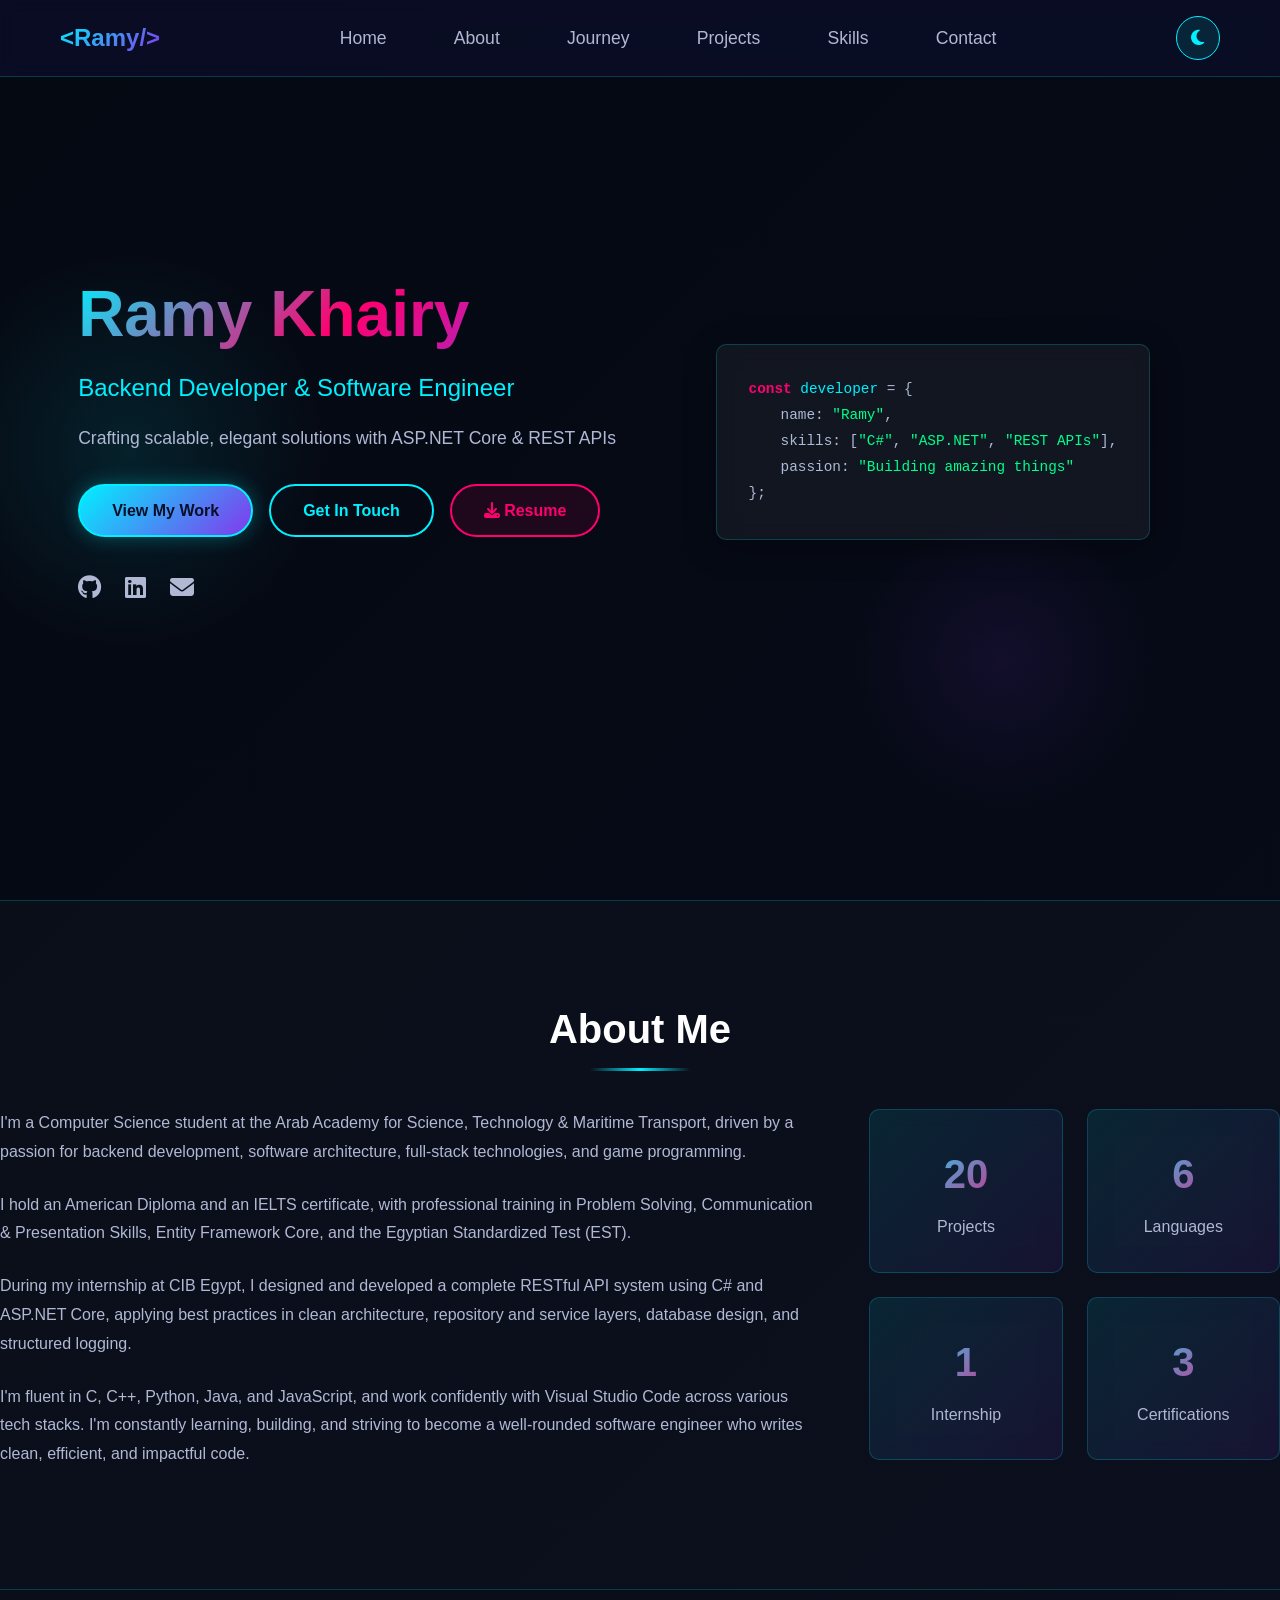
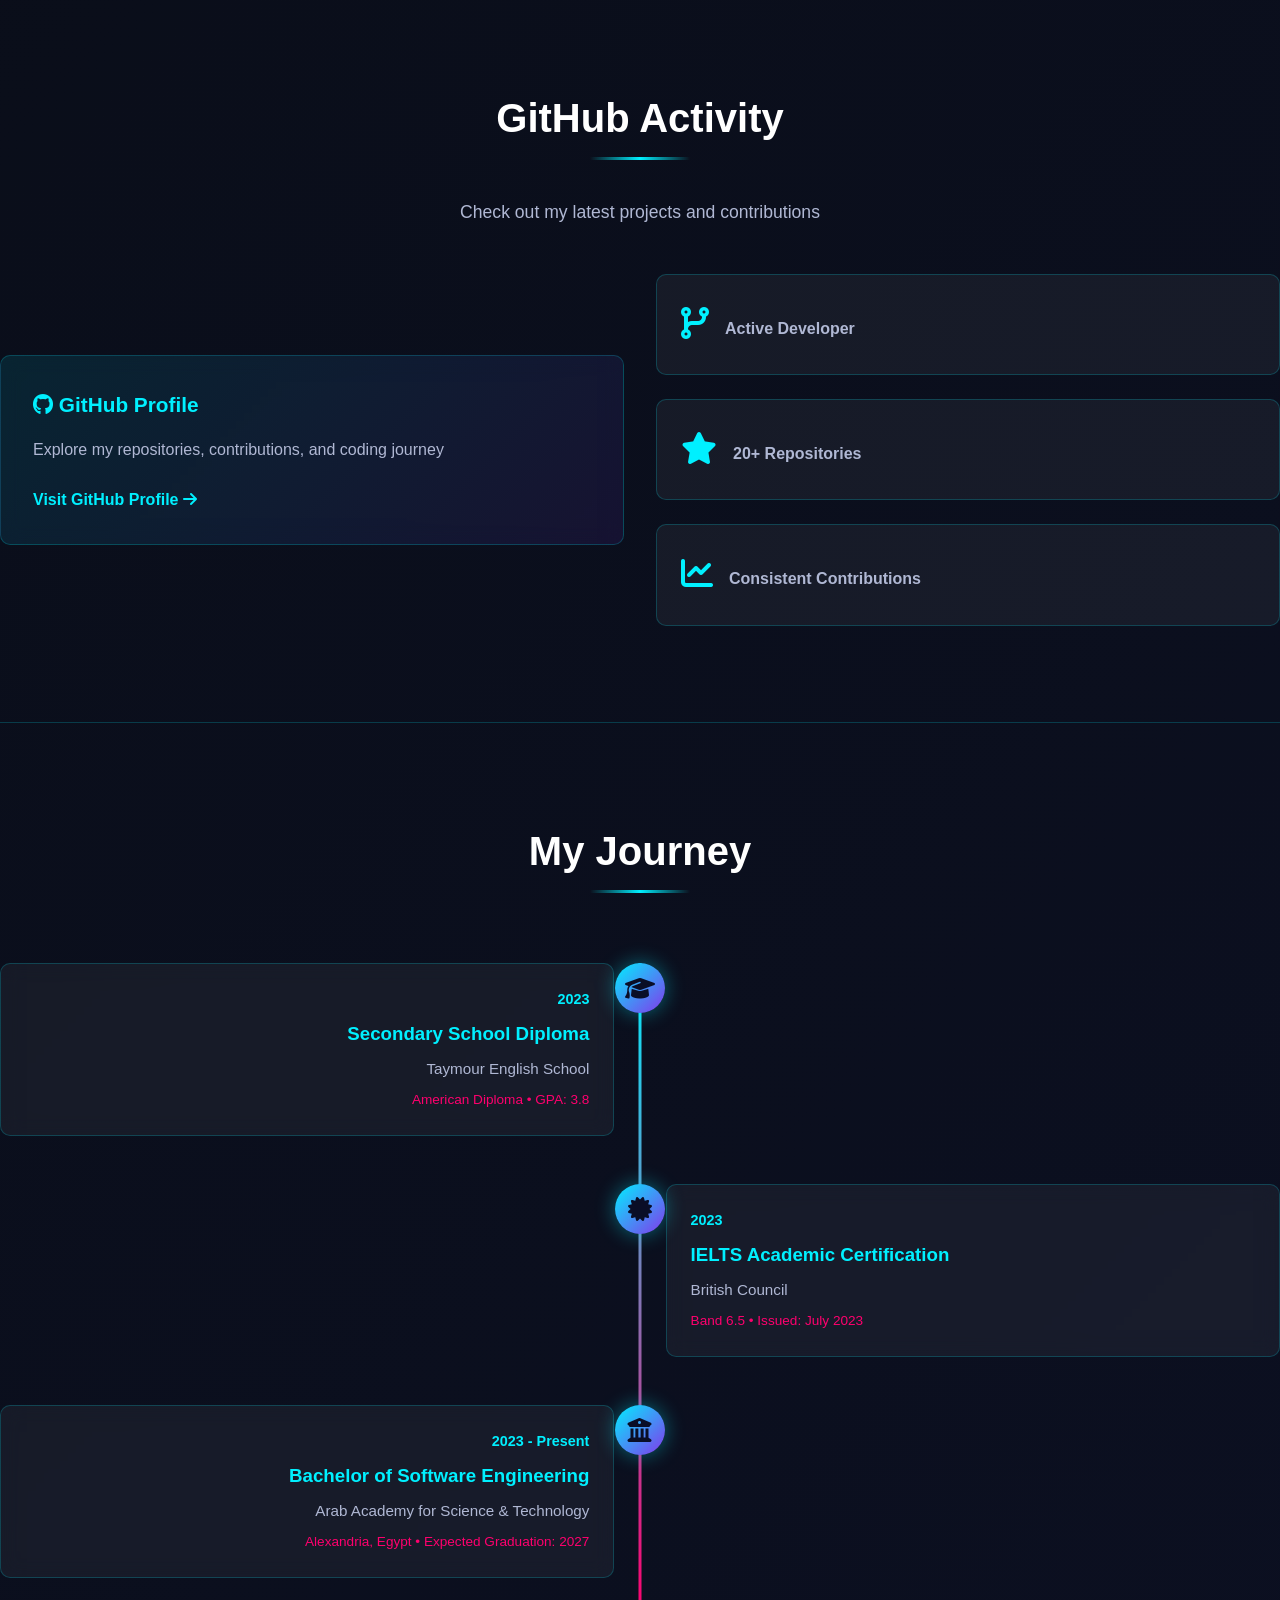
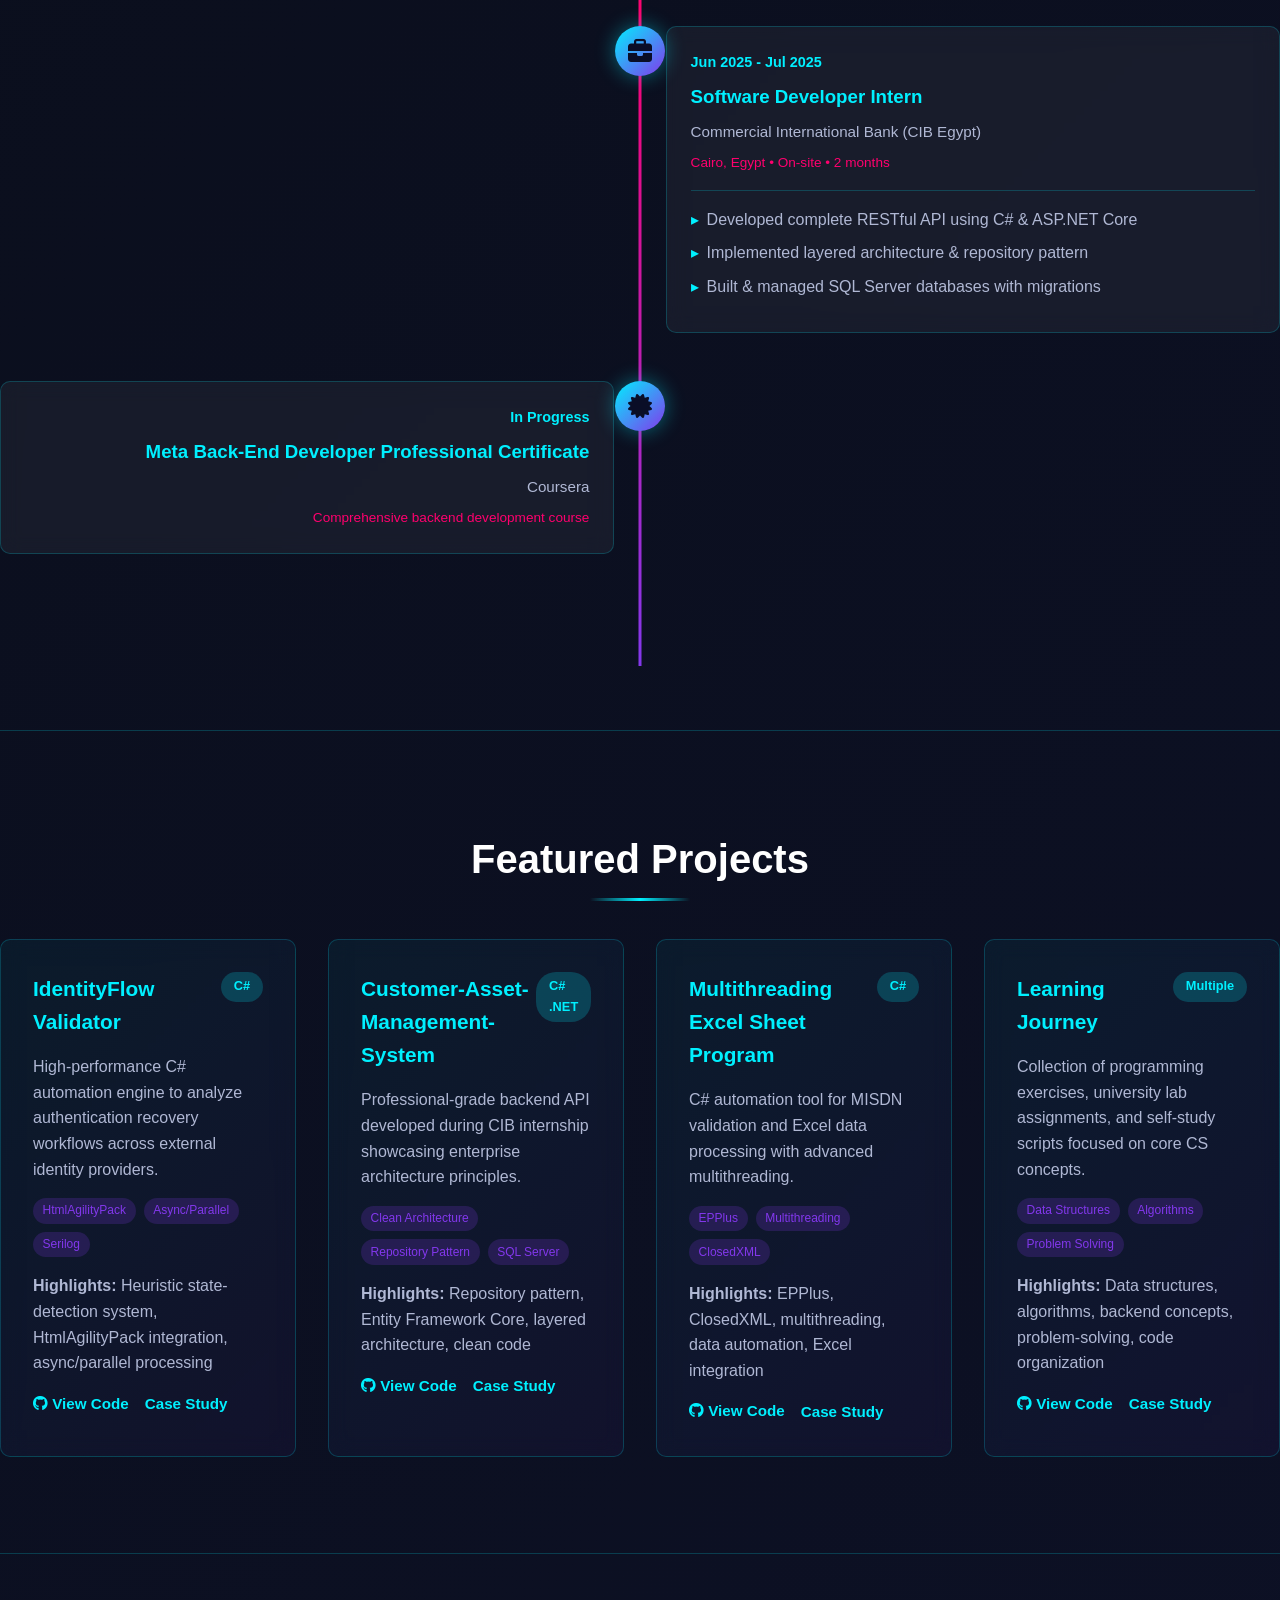
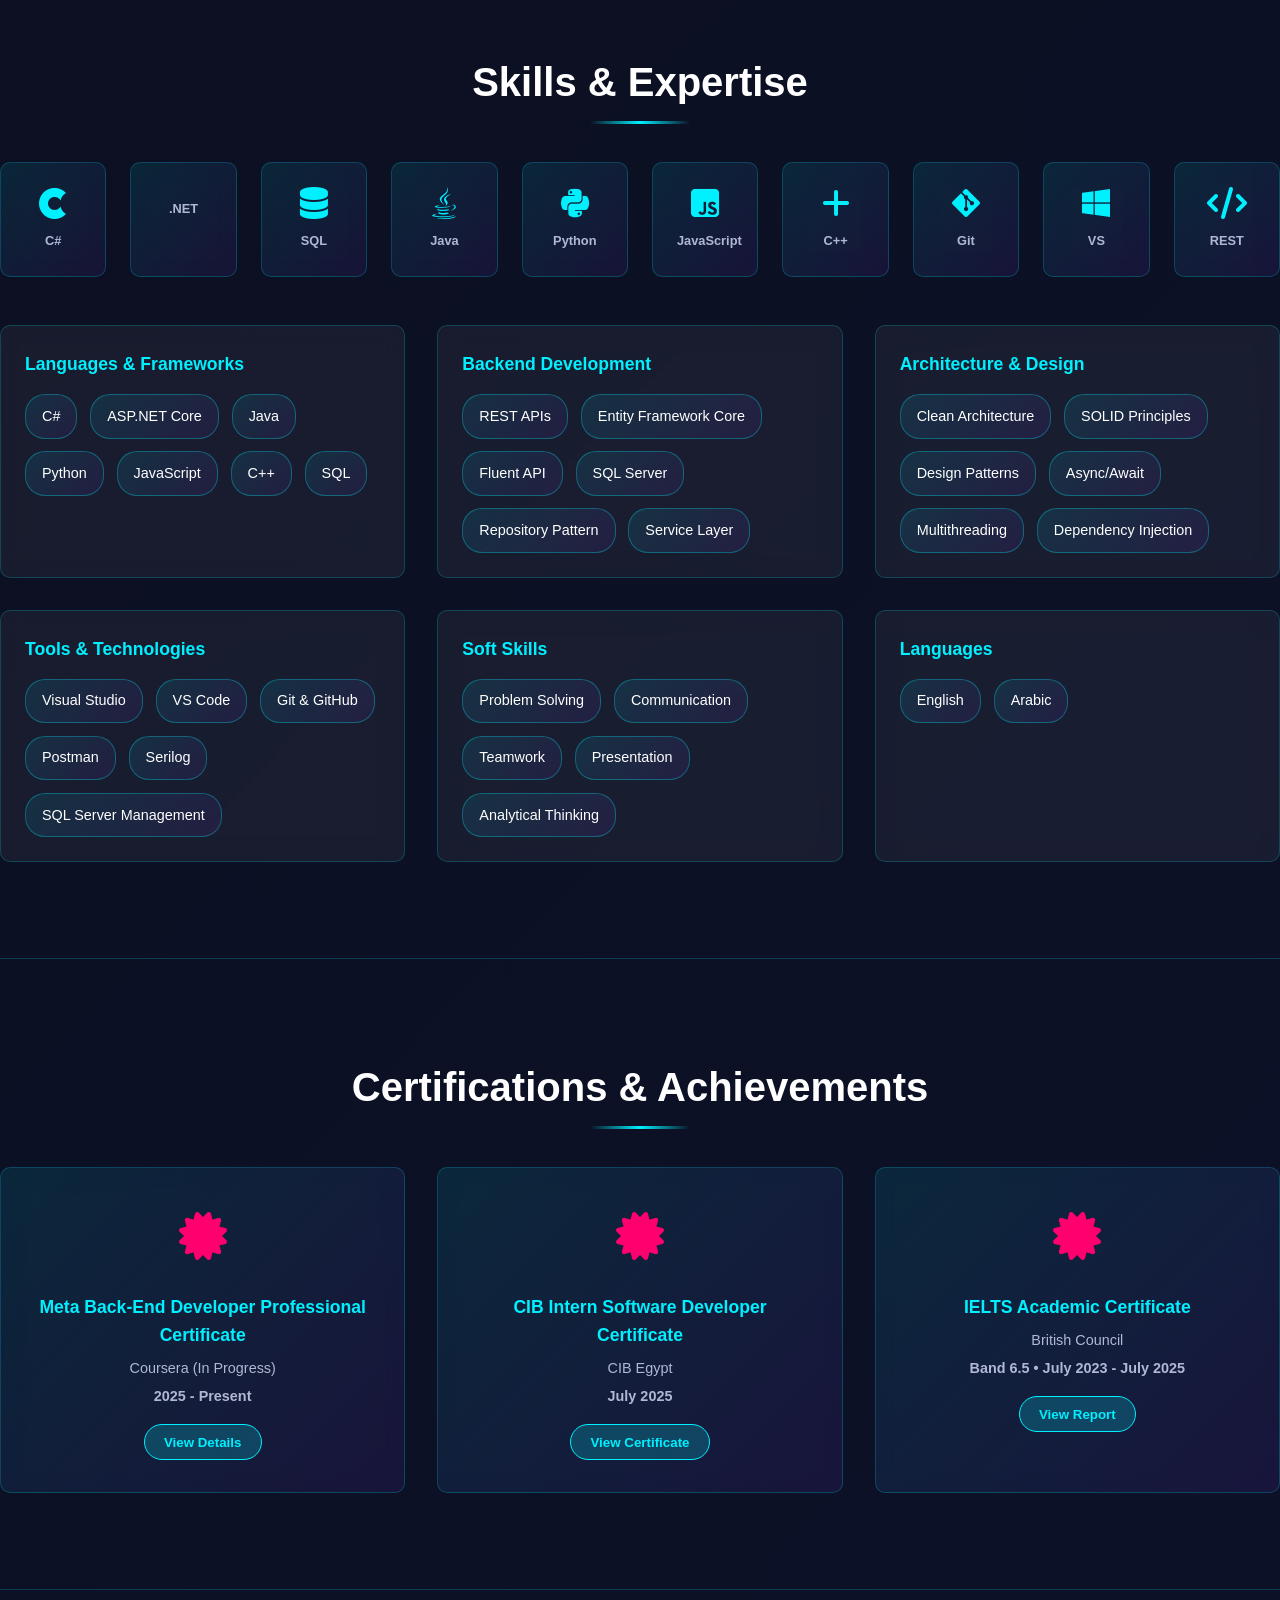
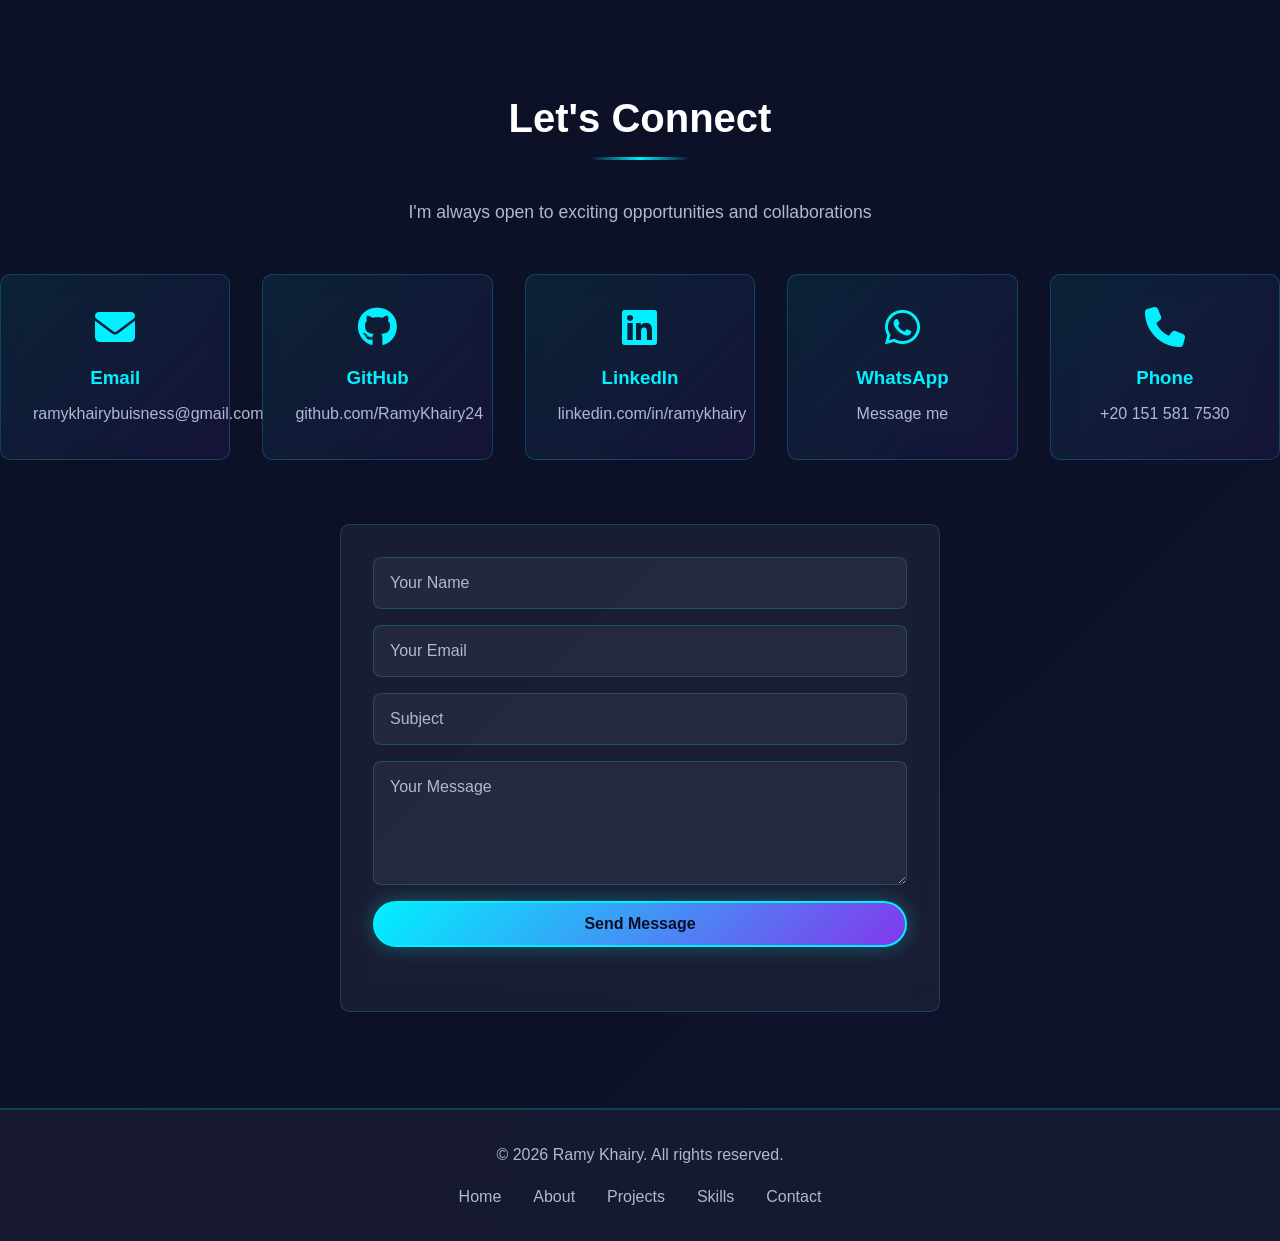
<file: index.html>
<!DOCTYPE html>
<html lang="en">
<head>
    <meta charset="UTF-8">
    <meta name="viewport" content="width=device-width, initial-scale=1.0">
    <meta name="description" content="Ramy Khairy - Backend Developer specializing in ASP.NET Core & REST APIs">
    <meta name="keywords" content="Backend Developer, ASP.NET, C#, REST API, Software Engineer">
    <meta name="author" content="Ramy Khairy">
    <meta property="og:title" content="Ramy Khairy | Backend Developer">
    <meta property="og:description" content="Experienced backend developer building scalable solutions with ASP.NET Core">
    <meta property="og:type" content="website">
    <title>Ramy Khairy | Backend Developer & Software Engineer</title>
    <link rel="icon" href="favicon.svg" type="image/svg+xml">
    <link rel="apple-touch-icon" href="favicon.svg">
    <link rel="stylesheet" href="Styles.css">
    <link rel="stylesheet" href="https://cdnjs.cloudflare.com/ajax/libs/font-awesome/6.4.0/css/all.min.css">
</head>
<body>
    <!-- Scroll Progress Bar -->
    <div class="scroll-progress"></div>

    <!-- Navigation -->
    <nav class="navbar">
        <div class="nav-container">
            <div class="nav-logo">
                <a href="#home"><span class="logo-bracket">&lt;</span>Ramy<span class="logo-bracket">/&gt;</span></a>
            </div>
            <ul class="nav-menu">
                <li><a href="#home" class="nav-link">Home</a></li>
                <li><a href="#about" class="nav-link">About</a></li>
                <li><a href="#journey" class="nav-link">Journey</a></li>
                <li><a href="#projects" class="nav-link">Projects</a></li>
                <li><a href="#skills" class="nav-link">Skills</a></li>
                <li><a href="#contact" class="nav-link">Contact</a></li>
            </ul>
            <button class="theme-toggle" id="themeToggle" title="Toggle Dark/Light Mode">
                <i class="fas fa-moon"></i>
            </button>
        </div>
    </nav>

    <!-- Hero Section -->
    <section id="home" class="hero">
        <div class="hero-content">
            <div class="hero-text">
                <h1 class="hero-title">Ramy Khairy</h1>
                <h2 class="hero-subtitle">Backend Developer & Software Engineer</h2>
                <p class="hero-description">Crafting scalable, elegant solutions with ASP.NET Core & REST APIs</p>
                <div class="hero-buttons">
                    <a href="#projects" class="btn btn-primary">View My Work</a>
                    <a href="#contact" class="btn btn-secondary">Get In Touch</a>
                    <a href="javascript:void(0)" class="btn btn-tertiary" id="resumeBtn">
                        <i class="fas fa-download"></i> Resume
                    </a>
                    
                </div>
                <div class="hero-links">
                    <a href="https://github.com/RamyKhairy24" target="_blank" title="GitHub">
                        <i class="fab fa-github"></i>
                    </a>
                    <a href="https://linkedin.com/in/ramykhairy" target="_blank" title="LinkedIn">
                        <i class="fab fa-linkedin"></i>
                    </a>
                    <a href="mailto:ramykhairybuisness@gmail.com" title="Email">
                        <i class="fas fa-envelope"></i>
                    </a>
                </div>
            </div>
            <div class="hero-visual">
                <div class="code-block">
                    <span class="code-line"><span class="keyword">const</span> <span class="variable">developer</span> = {</span>
                    <span class="code-line indent">name: <span class="string">"Ramy"</span>,</span>
                    <span class="code-line indent">skills: [<span class="string">"C#"</span>, <span class="string">"ASP.NET"</span>, <span class="string">"REST APIs"</span>],</span>
                    <span class="code-line indent">passion: <span class="string">"Building amazing things"</span></span>
                    <span class="code-line">};</span>
                </div>
            </div>
        </div>
    </section>

    <!-- About Section -->
    <section id="about" class="about">
        <div class="container">
            <h2 class="section-title">About Me</h2>
            <div class="about-content">
                <div class="about-text">
                    <p>I'm a Computer Science student at the Arab Academy for Science, Technology & Maritime Transport, driven by a passion for backend development, software architecture, full-stack technologies, and game programming.</p>
                    <p>I hold an American Diploma and an IELTS certificate, with professional training in Problem Solving, Communication & Presentation Skills, Entity Framework Core, and the Egyptian Standardized Test (EST).</p>
                    <p>During my internship at CIB Egypt, I designed and developed a complete RESTful API system using C# and ASP.NET Core, applying best practices in clean architecture, repository and service layers, database design, and structured logging.</p>
                    <p>I'm fluent in C, C++, Python, Java, and JavaScript, and work confidently with Visual Studio Code across various tech stacks. I'm constantly learning, building, and striving to become a well-rounded software engineer who writes clean, efficient, and impactful code.</p>
                </div>
                <div class="about-stats">
                    <div class="stat">
                        <div class="stat-number" data-target="20">0</div>
                        <div class="stat-label">Projects</div>
                    </div>
                    <div class="stat">
                        <div class="stat-number" data-target="6">0</div>
                        <div class="stat-label">Languages</div>
                    </div>
                    <div class="stat">
                        <div class="stat-number" data-target="1">0</div>
                        <div class="stat-label">Internship</div>
                    </div>
                    <div class="stat">
                        <div class="stat-number" data-target="3">0</div>
                        <div class="stat-label">Certifications</div>
                    </div>
                </div>
            </div>
        </div>
    </section>

    <!-- GitHub Integration Section -->
    <section class="github-integration">
        <div class="container">
            <h2 class="section-title">GitHub Activity</h2>
            <p class="github-subtitle">Check out my latest projects and contributions</p>
            <div class="github-content">
                <div class="github-card">
                    <h3><i class="fab fa-github"></i> GitHub Profile</h3>
                    <p>Explore my repositories, contributions, and coding journey</p>
                    <a href="https://github.com/RamyKhairy24" target="_blank" class="github-link">
                        Visit GitHub Profile <i class="fas fa-arrow-right"></i>
                    </a>
                </div>
                <div class="github-stats">
                    <div class="github-stat">
                        <div class="stat-icon"><i class="fas fa-code-branch"></i></div>
                        <div class="stat-label">Active Developer</div>
                    </div>
                    <div class="github-stat">
                        <div class="stat-icon"><i class="fas fa-star"></i></div>
                        <div class="stat-label">20+ Repositories</div>
                    </div>
                    <div class="github-stat">
                        <div class="stat-icon"><i class="fas fa-chart-line"></i></div>
                        <div class="stat-label">Consistent Contributions</div>
                    </div>
                </div>
            </div>
        </div>
    </section>

    <!-- Journey/Timeline Section -->
    <section id="journey" class="journey">
        <div class="container">
            <h2 class="section-title">My Journey</h2>
            <div class="timeline">
                <!-- Chronological Journey (earliest → latest) -->
                <div class="timeline-item">
                    <div class="timeline-marker">
                        <i class="fas fa-graduation-cap"></i>
                    </div>
                    <div class="timeline-content">
                        <div class="timeline-year">2023</div>
                        <h3>Secondary School Diploma</h3>
                        <p class="timeline-desc">Taymour English School</p>
                        <p class="timeline-detail">American Diploma • GPA: 3.8</p>
                    </div>
                </div>

                <div class="timeline-item">
                    <div class="timeline-marker">
                        <i class="fas fa-certificate"></i>
                    </div>
                    <div class="timeline-content">
                        <div class="timeline-year">2023</div>
                        <h3>IELTS Academic Certification</h3>
                        <p class="timeline-desc">British Council</p>
                        <p class="timeline-detail">Band 6.5 • Issued: July 2023</p>
                    </div>
                </div>

                <div class="timeline-item">
                    <div class="timeline-marker">
                        <i class="fas fa-university"></i>
                    </div>
                    <div class="timeline-content">
                        <div class="timeline-year">2023 - Present</div>
                        <h3>Bachelor of Software Engineering</h3>
                        <p class="timeline-desc">Arab Academy for Science & Technology</p>
                        <p class="timeline-detail">Alexandria, Egypt • Expected Graduation: 2027</p>
                    </div>
                </div>

                <div class="timeline-item">
                    <div class="timeline-marker">
                        <i class="fas fa-briefcase"></i>
                    </div>
                    <div class="timeline-content">
                        <div class="timeline-year">Jun 2025 - Jul 2025</div>
                        <h3>Software Developer Intern</h3>
                        <p class="timeline-desc">Commercial International Bank (CIB Egypt)</p>
                        <p class="timeline-detail">Cairo, Egypt • On-site • 2 months</p>
                        <ul class="timeline-highlights">
                            <li>Developed complete RESTful API using C# & ASP.NET Core</li>
                            <li>Implemented layered architecture & repository pattern</li>
                            <li>Built & managed SQL Server databases with migrations</li>
                        </ul>
                    </div>
                </div>

                <div class="timeline-item">
                    <div class="timeline-marker">
                        <i class="fas fa-certificate"></i>
                    </div>
                    <div class="timeline-content">
                        <div class="timeline-year">In Progress</div>
                        <h3>Meta Back-End Developer Professional Certificate</h3>
                        <p class="timeline-desc">Coursera</p>
                        <p class="timeline-detail">Comprehensive backend development course</p>
                    </div>
                </div>
            </div>
        </div>
    </section>

    <!-- Projects Section -->
    <section id="projects" class="projects">
        <div class="container">
            <h2 class="section-title">Featured Projects</h2>
            <div class="projects-grid">
                <div class="project-card">
                    <div class="project-header">
                        <h3>IdentityFlow Validator</h3>
                        <span class="project-tag">C#</span>
                    </div>
                    <p>High-performance C# automation engine to analyze authentication recovery workflows across external identity providers.</p>
                    <div class="project-highlights">
                        <span class="highlight-tag">HtmlAgilityPack</span>
                        <span class="highlight-tag">Async/Parallel</span>
                        <span class="highlight-tag">Serilog</span>
                    </div>
                    <p><strong>Highlights:</strong> Heuristic state-detection system, HtmlAgilityPack integration, async/parallel processing</p>
                    <div class="project-actions">
                        <a href="https://github.com/RamyKhairy24" target="_blank" class="project-link">
                            <i class="fab fa-github"></i> View Code
                        </a>
                        <button class="project-details-btn" data-project="1">Case Study</button>
                    </div>
                </div>

                <div class="project-card">
                    <div class="project-header">
                        <h3>Customer-Asset-Management-System</h3>
                        <span class="project-tag">C# .NET</span>
                    </div>
                    <p>Professional-grade backend API developed during CIB internship showcasing enterprise architecture principles.</p>
                    <div class="project-highlights">
                        <span class="highlight-tag">Clean Architecture</span>
                        <span class="highlight-tag">Repository Pattern</span>
                        <span class="highlight-tag">SQL Server</span>
                    </div>
                    <p><strong>Highlights:</strong> Repository pattern, Entity Framework Core, layered architecture, clean code</p>
                    <div class="project-actions">
                        <a href="https://github.com/RamyKhairy24" target="_blank" class="project-link">
                            <i class="fab fa-github"></i> View Code
                        </a>
                        <button class="project-details-btn" data-project="2">Case Study</button>
                    </div>
                </div>

                <div class="project-card">
                    <div class="project-header">
                        <h3>Multithreading Excel Sheet Program</h3>
                        <span class="project-tag">C#</span>
                    </div>
                    <p>C# automation tool for MISDN validation and Excel data processing with advanced multithreading.</p>
                    <div class="project-highlights">
                        <span class="highlight-tag">EPPlus</span>
                        <span class="highlight-tag">Multithreading</span>
                        <span class="highlight-tag">ClosedXML</span>
                    </div>
                    <p><strong>Highlights:</strong> EPPlus, ClosedXML, multithreading, data automation, Excel integration</p>
                    <div class="project-actions">
                        <a href="https://github.com/RamyKhairy24" target="_blank" class="project-link">
                            <i class="fab fa-github"></i> View Code
                        </a>
                        <button class="project-details-btn" data-project="3">Case Study</button>
                    </div>
                </div>

                <div class="project-card">
                    <div class="project-header">
                        <h3>Learning Journey</h3>
                        <span class="project-tag">Multiple</span>
                    </div>
                    <p>Collection of programming exercises, university lab assignments, and self-study scripts focused on core CS concepts.</p>
                    <div class="project-highlights">
                        <span class="highlight-tag">Data Structures</span>
                        <span class="highlight-tag">Algorithms</span>
                        <span class="highlight-tag">Problem Solving</span>
                    </div>
                    <p><strong>Highlights:</strong> Data structures, algorithms, backend concepts, problem-solving, code organization</p>
                    <div class="project-actions">
                        <a href="https://github.com/RamyKhairy24" target="_blank" class="project-link">
                            <i class="fab fa-github"></i> View Code
                        </a>
                        <button class="project-details-btn" data-project="4">Case Study</button>
                    </div>
                </div>
            </div>
        </div>
    </section>

    <!-- Skills Section -->
    <section id="skills" class="skills">
        <div class="container">
            <h2 class="section-title">Skills & Expertise</h2>
            
            <!-- Tech Icons -->
            <div class="tech-icons">
                <div class="tech-icon" title="C#">
                    <i class="fab fa-cuttlefish"></i>
                    <span>C#</span>
                </div>
                <div class="tech-icon" title=".NET Core">
                    <i class="fas fa-rectangle"></i>
                    <span>.NET</span>
                </div>
                <div class="tech-icon" title="SQL Server">
                    <i class="fas fa-database"></i>
                    <span>SQL</span>
                </div>
                <div class="tech-icon" title="Java">
                    <i class="fab fa-java"></i>
                    <span>Java</span>
                </div>
                <div class="tech-icon" title="Python">
                    <i class="fab fa-python"></i>
                    <span>Python</span>
                </div>
                <div class="tech-icon" title="JavaScript">
                    <i class="fab fa-js-square"></i>
                    <span>JavaScript</span>
                </div>
                <div class="tech-icon" title="C++">
                    <i class="fas fa-plus"></i>
                    <span>C++</span>
                </div>
                <div class="tech-icon" title="Git">
                    <i class="fab fa-git-alt"></i>
                    <span>Git</span>
                </div>
                <div class="tech-icon" title="Visual Studio">
                    <i class="fab fa-windows"></i>
                    <span>VS</span>
                </div>
                <div class="tech-icon" title="REST APIs">
                    <i class="fas fa-code"></i>
                    <span>REST</span>
                </div>
            </div>

            <div class="skills-grid">
                <div class="skill-category">
                    <h3>Languages & Frameworks</h3>
                    <div class="skill-tags">
                        <span class="skill-tag">C#</span>
                        <span class="skill-tag">ASP.NET Core</span>
                        <span class="skill-tag">Java</span>
                        <span class="skill-tag">Python</span>
                        <span class="skill-tag">JavaScript</span>
                        <span class="skill-tag">C++</span>
                        <span class="skill-tag">SQL</span>
                    </div>
                </div>

                <div class="skill-category">
                    <h3>Backend Development</h3>
                    <div class="skill-tags">
                        <span class="skill-tag">REST APIs</span>
                        <span class="skill-tag">Entity Framework Core</span>
                        <span class="skill-tag">Fluent API</span>
                        <span class="skill-tag">SQL Server</span>
                        <span class="skill-tag">Repository Pattern</span>
                        <span class="skill-tag">Service Layer</span>
                    </div>
                </div>

                <div class="skill-category">
                    <h3>Architecture & Design</h3>
                    <div class="skill-tags">
                        <span class="skill-tag">Clean Architecture</span>
                        <span class="skill-tag">SOLID Principles</span>
                        <span class="skill-tag">Design Patterns</span>
                        <span class="skill-tag">Async/Await</span>
                        <span class="skill-tag">Multithreading</span>
                        <span class="skill-tag">Dependency Injection</span>
                    </div>
                </div>

                <div class="skill-category">
                    <h3>Tools & Technologies</h3>
                    <div class="skill-tags">
                        <span class="skill-tag">Visual Studio</span>
                        <span class="skill-tag">VS Code</span>
                        <span class="skill-tag">Git & GitHub</span>
                        <span class="skill-tag">Postman</span>
                        <span class="skill-tag">Serilog</span>
                        <span class="skill-tag">SQL Server Management</span>
                    </div>
                </div>

                <div class="skill-category">
                    <h3>Soft Skills</h3>
                    <div class="skill-tags">
                        <span class="skill-tag">Problem Solving</span>
                        <span class="skill-tag">Communication</span>
                        <span class="skill-tag">Teamwork</span>
                        <span class="skill-tag">Presentation</span>
                        <span class="skill-tag">Analytical Thinking</span>
                    </div>
                </div>

                <div class="skill-category">
                    <h3>Languages</h3>
                    <div class="skill-tags">
                        <span class="skill-tag">English</span>
                        <span class="skill-tag">Arabic</span>
                    </div>
                </div>
            </div>
        </div>
    </section>



    <!-- Certificates Section with Modals -->
    <section class="certificates">
        <div class="container">
            <h2 class="section-title">Certifications & Achievements</h2>
            <div class="certificates-grid">
                <div class="cert-card" data-cert="1">
                    <div class="cert-icon">
                        <i class="fas fa-certificate"></i>
                    </div>
                    <h3>Meta Back-End Developer Professional Certificate</h3>
                    <p>Coursera (In Progress)</p>
                    <p class="cert-time">2025 - Present</p>
                    <button class="cert-preview-btn">View Details</button>
                    <!-- No downloadable file for in-progress certificate -->
                </div>

                <div class="cert-card" data-cert="2">
                    <div class="cert-icon">
                        <i class="fas fa-certificate"></i>
                    </div>
                    <h3>CIB Intern Software Developer Certificate</h3>
                    <p>CIB Egypt</p>
                    <p class="cert-time">July 2025</p>
                    <button class="cert-preview-btn">View Certificate</button>
                </div>

                <div class="cert-card" data-cert="3">
                    <div class="cert-icon">
                        <i class="fas fa-certificate"></i>
                    </div>
                    <h3>IELTS Academic Certificate</h3>
                    <p>British Council</p>
                    <p class="cert-time">Band 6.5 • July 2023 - July 2025</p>
                    <button class="cert-preview-btn">View Report</button>
                </div>
            </div>
        </div>
    </section>

    <!-- Certificate Modals -->
    <div id="certModal1" class="cert-modal">
        <div class="cert-modal-content">
            <span class="cert-close">&times;</span>
            <h2>Meta Back-End Developer Professional Certificate</h2>
            <div class="cert-modal-body">
                <p><strong>Issuer:</strong> Coursera</p>
                <p><strong>Status:</strong> In Progress</p>
                <p><strong>Year:</strong> 2025 - Present</p>
                <p><strong>Description:</strong> Comprehensive professional certificate program covering backend development, server-side programming, and professional certificate training.</p>
                <p style="margin-top: 1.5rem; color: var(--text-secondary); font-size: 0.9rem;">Certificate will be available upon completion.</p>
            </div>
        </div>
    </div>

    <div id="certModal2" class="cert-modal">
        <div class="cert-modal-content">
            <span class="cert-close">&times;</span>
            <h2>CIB Intern Software Developer Certificate</h2>
            <div class="cert-modal-body">
                <p><strong>Issuer:</strong> Commercial International Bank (CIB Egypt)</p>
                <p><strong>Issued:</strong> July 2025</p>
                <p><strong>Program:</strong> Summer 2025 Internship</p>
                <p><strong>Description:</strong> Recognition for completing a 2-month internship program as a Software Developer, demonstrating proficiency in C#, ASP.NET Core, and REST API development.</p>
                <div class="pdf-preview">
                    <iframe src="Ramy Mahmoud - CIB Summer Internship 2025 Certificate.pdf#zoom=page-width" type="application/pdf"></iframe>
                </div>
                <a href="Ramy Mahmoud - CIB Summer Internship 2025 Certificate.pdf" download class="cert-download-btn" target="_blank" rel="noopener">Download Certificate <i class="fas fa-download"></i></a>
            </div>
        </div>
    </div>

    <div id="certModal3" class="cert-modal">
        <div class="cert-modal-content">
            <span class="cert-close">&times;</span>
            <h2>IELTS Academic Certificate</h2>
            <div class="cert-modal-body">
                <p><strong>Issuer:</strong> British Council</p>
                <p><strong>Band Score:</strong> 6.5</p>
                <p><strong>Issued:</strong> July 2023</p>
                <p><strong>Expires:</strong> July 2025</p>
                <p><strong>Description:</strong> International English Language Testing System (IELTS) certification demonstrating advanced English language proficiency.</p>
                <div class="pdf-preview">
                    <iframe src="IELTS Report.pdf#zoom=page-width" type="application/pdf"></iframe>
                </div>
                <a href="IELTS Report.pdf" download class="cert-download-btn" target="_blank" rel="noopener">Download Certificate <i class="fas fa-download"></i></a>
            </div>
        </div>
    </div>

    <!-- Resume Modal (preview only, no direct download) -->
    <div id="resumeModal" class="cert-modal">
        <div class="cert-modal-content">
            <span class="cert-close">&times;</span>
            <h2>Resume Preview</h2>
            <div class="cert-modal-body">
                <p class="contact-subtitle">Preview of resume (view-only)</p>
                <div class="pdf-preview">
                    <iframe src="resume.pdf#zoom=page-width" type="application/pdf"></iframe>
                </div>
                <a href="resume.pdf" download class="cert-download-btn" target="_blank" rel="noopener">Download Resume <i class="fas fa-download"></i></a>
            </div>
        </div>
    </div>

    <!-- Contact Section -->
    <section id="contact" class="contact">
        <div class="container">
            <h2 class="section-title">Let's Connect</h2>
            <p class="contact-subtitle">I'm always open to exciting opportunities and collaborations</p>
            
            <div class="contact-methods">
                <a href="mailto:ramykhairybuisness@gmail.com" class="contact-card">
                    <i class="fas fa-envelope"></i>
                    <h3>Email</h3>
                    <p>ramykhairybuisness@gmail.com</p>
                </a>
                
                <a href="https://github.com/RamyKhairy24" target="_blank" class="contact-card">
                    <i class="fab fa-github"></i>
                    <h3>GitHub</h3>
                    <p>github.com/RamyKhairy24</p>
                </a>
                
                <a href="https://linkedin.com/in/ramykhairy" target="_blank" class="contact-card">
                    <i class="fab fa-linkedin"></i>
                    <h3>LinkedIn</h3>
                    <p>linkedin.com/in/ramykhairy</p>
                </a>
                    <a href="https://wa.me/message/XXNFY5P5JNE6H1" target="_blank" rel="noopener" class="contact-card">
                        <i class="fab fa-whatsapp"></i>
                        <h3>WhatsApp</h3>
                        <p>Message me</p>
                    </a>
            
                    <a href="tel:+201515817530" class="contact-card">
                        <i class="fas fa-phone"></i>
                        <h3>Phone</h3>
                        <p>+20 151 581 7530</p>
                    </a>
            </div>

            <div class="contact-form-container">
                <form class="contact-form" id="contactForm" action="https://formspree.io/f/xjgabnzb" method="POST">
                    <div class="form-group">
                        <input type="text" name="name" placeholder="Your Name" required>
                    </div>
                    <div class="form-group">
                        <input type="email" name="email" placeholder="Your Email" required>
                    </div>
                    <div class="form-group">
                        <input type="text" name="subject" placeholder="Subject" required>
                    </div>
                    <div class="form-group">
                        <textarea name="message" placeholder="Your Message" rows="5" required></textarea>
                    </div>
                    <!-- Honeypot to reduce spam -->
                    <input type="text" name="_gotcha" style="display:none" tabindex="-1" autocomplete="off">
                    <!-- Optional: custom subject shown in email -->
                    <input type="hidden" name="_subject" value="Portfolio Contact Form">
                    <button type="submit" class="btn btn-primary">Send Message</button>
                    <div id="formStatus" class="form-status"></div>
                </form>
            </div>
        </div>
    </section>

    <!-- Back to Top Button -->
    <button id="backToTop" class="back-to-top" title="Back to Top">
        <i class="fas fa-arrow-up"></i>
    </button>

    

    <!-- Footer -->
    <footer class="footer">
        <div class="container">
            <p>&copy; 2026 Ramy Khairy. All rights reserved.</p>
            <div class="footer-links">
                <a href="#home">Home</a>
                <a href="#about">About</a>
                <a href="#projects">Projects</a>
                <a href="#skills">Skills</a>
                <a href="#contact">Contact</a>
            </div>
        </div>
    </footer>

    <script src="script.js"></script>
</body>
</html>
</file>
<file: Styles.css>
* {
    margin: 0;
    padding: 0;
    box-sizing: border-box;
}

:root {
    --primary: #00f0ff;
    --secondary: #ff006e;
    --accent: #8338ec;
    --dark-bg: #0a0e27;
    --darker-bg: #050912;
    --card-bg: rgba(255, 255, 255, 0.05);
    --text-primary: #ffffff;
    --text-secondary: #b0b8d4;
    --border-color: rgba(0, 240, 255, 0.2);
}

body.light-mode {
    --dark-bg: #f8f9fa;
    --darker-bg: #ffffff;
    --card-bg: rgba(0, 0, 0, 0.04);
    /* Softer accent colors for light mode to reduce brightness */
    --primary: #0aa3b5; /* softer teal */
    --secondary: #d34b6b; /* muted pink */
    --accent: #8a63c7; /* softer purple */
    --text-primary: #1a1a1a;
    --text-secondary: #555555;
    --border-color: rgba(0, 0, 0, 0.08);
}

html {
    scroll-behavior: smooth;
}

body {
    font-family: 'Segoe UI', Tahoma, Geneva, Verdana, sans-serif;
    background: linear-gradient(135deg, var(--darker-bg) 0%, var(--dark-bg) 100%);
    color: var(--text-primary);
    line-height: 1.6;
    font-size: 1rem;
    padding-bottom: env(safe-area-inset-bottom);
    padding-top: env(safe-area-inset-top);
    padding-left: env(safe-area-inset-left);
    padding-right: env(safe-area-inset-right);
}

/* Responsive font sizes */
html {
    font-size: 16px;
}

@media (max-width: 430px) {
    html {
        font-size: 15px;
    }
    .nav-logo, .nav-link, .theme-toggle {
        font-size: 1.1rem;
    }
    .nav-menu {
        gap: 0.5rem;
    }
}

@media (max-width: 375px) {
    html {
        font-size: 14px;
    }
    .nav-logo, .nav-link, .theme-toggle {
        font-size: 1rem;
    }
}

/* Make icons scalable and touch-friendly */
.theme-toggle {
    font-size: 1.5rem;
    padding: 0.75em;
    min-width: 44px;
    min-height: 44px;
}
.nav-link {
    font-size: 1.1rem;
    padding: 0.75em 1em;
    min-width: 44px;
    min-height: 44px;
}
.nav-logo {
    font-size: 1.3rem;
}
/* Ensure SVG and images are responsive */
img, svg {
    max-width: 100%;
    height: auto;
}
    overflow-x: hidden;
    transition: background 0.3s ease;
}

.container {
    max-width: 1200px;
    margin: 0 auto;
    padding: 0 20px;
}

/* ===== Scroll Progress Bar ===== */
.scroll-progress {
    position: fixed;
    top: 0;
    left: 0;
    height: 3px;
    background: linear-gradient(90deg, var(--primary), var(--secondary), var(--accent));
    width: 0%;
    z-index: 1001;
    transition: width 0.1s ease;
}

/* ===== Navigation ===== */
.navbar {
    position: fixed;
    top: 0;
    width: 100%;
    backdrop-filter: blur(10px);
    background: rgba(10, 14, 39, 0.8);
    border-bottom: 1px solid var(--border-color);
    z-index: 999;
    padding: 1rem 0;
    transition: all 0.3s ease;
}

body.light-mode .navbar {
    background: rgba(248, 249, 250, 0.95);
}

.nav-container {
    max-width: 1200px;
    margin: 0 auto;
    padding: 0 20px;
    display: flex;
    justify-content: space-between;
    align-items: center;
}

.nav-logo a {
    font-size: 1.5rem;
    font-weight: bold;
    background: linear-gradient(135deg, var(--primary), var(--accent));
    -webkit-background-clip: text;
    -webkit-text-fill-color: transparent;
    background-clip: text;
    text-decoration: none;
}

.logo-bracket {
    color: var(--secondary);
}

.nav-menu {
    display: flex;
    list-style: none;
    gap: 2rem;
}

.nav-link {
    color: var(--text-secondary);
    text-decoration: none;
    font-weight: 500;
    transition: all 0.3s ease;
    position: relative;
}

.nav-link::after {
    content: '';
    position: absolute;
    bottom: -5px;
    left: 0;
    width: 0;
    height: 2px;
    background: var(--primary);
    transition: width 0.3s ease;
}

.nav-link:hover {
    color: var(--primary);
}

.nav-link:hover::after {
    width: 100%;
}

/* ===== Theme Toggle ===== */
.theme-toggle {
    background: rgba(0, 240, 255, 0.1);
    border: 1px solid var(--primary);
    color: var(--primary);
    width: 40px;
    height: 40px;
    border-radius: 50%;
    cursor: pointer;
    display: flex;
    align-items: center;
    justify-content: center;
    transition: all 0.3s ease;
    font-size: 1.1rem;
}

.theme-toggle:hover {
    background: rgba(0, 240, 255, 0.2);
    transform: scale(1.1);
}

body.light-mode .theme-toggle {
    background: rgba(0, 0, 0, 0.1);
    border-color: #333;
    color: #333;
}

/* ===== Hero Section ===== */
.hero {
    min-height: 100vh;
    display: flex;
    align-items: center;
    justify-content: center;
    padding-top: 80px;
    position: relative;
    overflow: hidden;
}

.hero::before {
    content: '';
    position: absolute;
    width: 400px;
    height: 400px;
    background: radial-gradient(circle, rgba(0, 240, 255, 0.1) 0%, transparent 70%);
    top: 50%;
    left: 10%;
    transform: translate(-50%, -50%);
    animation: float 6s ease-in-out infinite;
}

.hero::after {
    content: '';
    position: absolute;
    width: 300px;
    height: 300px;
    background: radial-gradient(circle, rgba(131, 56, 236, 0.1) 0%, transparent 70%);
    bottom: 10%;
    right: 10%;
    animation: float 8s ease-in-out infinite reverse;
}

@keyframes float {
    0%, 100% { transform: translateY(0px); }
    50% { transform: translateY(30px); }
}

.hero-content {
    display: grid;
    grid-template-columns: 1fr 1fr;
    gap: 3rem;
    align-items: center;
    z-index: 1;
    position: relative;
}

.hero-text h1 {
    font-size: 4rem;
    margin-bottom: 1rem;
    line-height: 1.2;
}

.hero-text h1 {
    background: linear-gradient(135deg, var(--primary), var(--secondary), var(--accent));
    -webkit-background-clip: text;
    -webkit-text-fill-color: transparent;
    background-clip: text;
}

.hero-title {
    font-size: 3.5rem;
    font-weight: 800;
    margin-bottom: 0.5rem;
}

.hero-subtitle {
    font-size: 1.5rem;
    color: var(--primary);
    font-weight: 300;
    margin-bottom: 1rem;
}

.hero-description {
    font-size: 1.1rem;
    color: var(--text-secondary);
    margin-bottom: 2rem;
}

.hero-buttons {
    display: flex;
    gap: 1rem;
    margin-top: 2rem;
    flex-wrap: wrap;
}

.hero-links {
    display: flex;
    gap: 1.5rem;
    margin-top: 2rem;
}

.hero-links a {
    font-size: 1.5rem;
    color: var(--text-secondary);
    text-decoration: none;
    transition: all 0.3s ease;
}

.hero-links a:hover {
    color: var(--primary);
    transform: translateY(-3px);
}

.btn {
    padding: 12px 32px;
    border: 2px solid;
    border-radius: 50px;
    font-size: 1rem;
    font-weight: 600;
    cursor: pointer;
    text-decoration: none;
    display: inline-block;
    transition: all 0.3s ease;
}

/* Improve touch targets on mobile devices */
@media (max-width: 768px) {
    .btn {
        padding: 12px 20px;
        min-height: 44px; /* recommended minimum touch target */
        font-size: 1rem;
        border-radius: 12px;
    }
}

.btn-primary {
    background: linear-gradient(135deg, var(--primary), var(--accent));
    color: var(--dark-bg);
    border-color: var(--primary);
    box-shadow: 0 0 20px rgba(0, 240, 255, 0.3);
}

.btn-primary:hover {
    transform: translateY(-3px);
    box-shadow: 0 0 40px rgba(0, 240, 255, 0.6);
}

.btn-secondary {
    background: transparent;
    color: var(--primary);
    border-color: var(--primary);
}

.btn-secondary:hover {
    background: rgba(0, 240, 255, 0.1);
    box-shadow: 0 0 20px rgba(0, 240, 255, 0.3);
}

.btn-tertiary {
    background: rgba(255, 0, 110, 0.1);
    color: var(--secondary);
    border-color: var(--secondary);
}

.btn-tertiary:hover {
    background: rgba(255, 0, 110, 0.2);
    box-shadow: 0 0 20px rgba(255, 0, 110, 0.3);
}

.hero-visual {
    display: flex;
    justify-content: center;
    align-items: center;
}

.code-block {
    background: rgba(255, 255, 255, 0.05);
    border: 1px solid var(--border-color);
    border-radius: 10px;
    padding: 2rem;
    font-family: 'Courier New', monospace;
    font-size: 0.9rem;
    line-height: 1.8;
    backdrop-filter: blur(10px);
    box-shadow: 0 8px 32px rgba(0, 0, 0, 0.3);
}

.code-line {
    display: block;
    color: var(--text-secondary);
    text-shadow: 0 0 10px rgba(0, 240, 255, 0.1);
}

.code-line.indent {
    margin-left: 2rem;
}

.keyword {
    color: var(--secondary);
    font-weight: bold;
}

.variable {
    color: var(--primary);
}

.string {
    color: #00ff88;
}

/* ===== Section Styling ===== */
section {
    padding: 6rem 0;
    position: relative;
}

.section-title {
    font-size: 2.5rem;
    text-align: center;
    margin-bottom: 3rem;
    position: relative;
    display: inline-block;
    width: 100%;
}

.section-title::after {
    content: '';
    position: absolute;
    bottom: -10px;
    left: 50%;
    transform: translateX(-50%);
    width: 100px;
    height: 3px;
    background: linear-gradient(90deg, transparent, var(--primary), transparent);
}

/* ===== About Section ===== */
.about {
    background: rgba(255, 255, 255, 0.02);
    border-top: 1px solid var(--border-color);
    border-bottom: 1px solid var(--border-color);
}

.about-content {
    display: grid;
    grid-template-columns: 2fr 1fr;
    gap: 3rem;
    align-items: start;
}

.about-text p {
    color: var(--text-secondary);
    margin-bottom: 1.5rem;
    line-height: 1.8;
}

.about-stats {
    display: grid;
    grid-template-columns: repeat(2, 1fr);
    gap: 1.5rem;
}

.stat {
    background: linear-gradient(135deg, rgba(0, 240, 255, 0.1), rgba(131, 56, 236, 0.1));
    border: 1px solid var(--border-color);
    border-radius: 10px;
    padding: 2rem;
    text-align: center;
    backdrop-filter: blur(10px);
    transition: all 0.3s ease;
}

.stat:hover {
    transform: translateY(-5px);
    box-shadow: 0 10px 30px rgba(0, 240, 255, 0.2);
}

.stat-number {
    font-size: 2.5rem;
    font-weight: bold;
    background: linear-gradient(135deg, var(--primary), var(--secondary));
    -webkit-background-clip: text;
    -webkit-text-fill-color: transparent;
    background-clip: text;
}

.stat-label {
    color: var(--text-secondary);
    margin-top: 0.5rem;
}

/* ===== GitHub Integration ===== */
.github-integration {
    background: rgba(255, 255, 255, 0.02);
    border-bottom: 1px solid var(--border-color);
}

.github-subtitle {
    text-align: center;
    color: var(--text-secondary);
    font-size: 1.1rem;
    margin-bottom: 3rem;
}

.github-content {
    display: grid;
    grid-template-columns: 1fr 1fr;
    gap: 2rem;
    align-items: center;
}

.github-card {
    background: linear-gradient(135deg, rgba(0, 240, 255, 0.1), rgba(131, 56, 236, 0.1));
    border: 1px solid var(--border-color);
    border-radius: 10px;
    padding: 2rem;
    backdrop-filter: blur(10px);
}

.github-card h3 {
    color: var(--primary);
    margin-bottom: 1rem;
    font-size: 1.3rem;
}

.github-card p {
    color: var(--text-secondary);
    margin-bottom: 1.5rem;
}

.github-link {
    color: var(--primary);
    text-decoration: none;
    font-weight: 600;
    display: inline-block;
    transition: all 0.3s ease;
}

.github-link:hover {
    gap: 0.5rem;
    transform: translateX(5px);
}

.github-stats {
    display: grid;
    grid-template-columns: 1fr;
    gap: 1.5rem;
}

.github-stat {
    background: rgba(255, 255, 255, 0.05);
    border: 1px solid var(--border-color);
    border-radius: 10px;
    padding: 1.5rem;
    display: flex;
    align-items: center;
    gap: 1rem;
    transition: all 0.3s ease;
}

.github-stat:hover {
    background: rgba(0, 240, 255, 0.1);
}

.stat-icon {
    font-size: 2rem;
    color: var(--primary);
}

.stat-icon + .stat-label {
    color: var(--text-secondary);
    font-weight: 600;
}

/* ===== Timeline/Journey Section ===== */
.journey {
    background: rgba(255, 255, 255, 0.02);
    border-bottom: 1px solid var(--border-color);
}

.timeline {
    position: relative;
    padding: 2rem 0;
}

.timeline::before {
    content: '';
    position: absolute;
    left: 50%;
    transform: translateX(-50%);
    width: 3px;
    height: 100%;
    background: linear-gradient(180deg, var(--primary), var(--secondary), var(--accent));
}

.timeline-item {
    margin-bottom: 3rem;
    position: relative;
}

.timeline-item:nth-child(odd) {
    padding-right: 52%;
    text-align: right;
}

.timeline-item:nth-child(even) {
    padding-left: 52%;
    text-align: left;
}

.timeline-marker {
    position: absolute;
    left: 50%;
    top: 0;
    transform: translateX(-50%);
    width: 50px;
    height: 50px;
    background: linear-gradient(135deg, var(--primary), var(--accent));
    border-radius: 50%;
    display: flex;
    align-items: center;
    justify-content: center;
    color: var(--dark-bg);
    font-size: 1.5rem;
    z-index: 1;
    box-shadow: 0 0 20px rgba(0, 240, 255, 0.4);
}

.timeline-content {
    background: rgba(255, 255, 255, 0.05);
    border: 1px solid var(--border-color);
    border-radius: 10px;
    padding: 1.5rem;
    backdrop-filter: blur(10px);
    transition: all 0.3s ease;
}

.timeline-content:hover {
    background: rgba(255, 255, 255, 0.08);
    transform: scale(1.02);
}

.timeline-year {
    color: var(--primary);
    font-weight: 600;
    font-size: 0.9rem;
    margin-bottom: 0.5rem;
}

.timeline-content h3 {
    color: var(--primary);
    margin-bottom: 0.5rem;
}

.timeline-desc {
    color: var(--text-secondary);
    font-size: 0.95rem;
}

.timeline-detail {
    color: var(--secondary);
    font-size: 0.85rem;
    margin-top: 0.5rem;
}

.timeline-highlights {
    list-style: none;
    margin-top: 1rem;
    padding-top: 1rem;
    border-top: 1px solid var(--border-color);
}

.timeline-highlights li {
    color: var(--text-secondary);
    margin-bottom: 0.5rem;
    padding-left: 1rem;
    position: relative;
}

.timeline-highlights li::before {
    content: '▸';
    position: absolute;
    left: 0;
    color: var(--primary);
}

/* ===== Projects Section ===== */
.projects {
    background: rgba(255, 255, 255, 0.02);
    border-bottom: 1px solid var(--border-color);
}

.projects-grid {
    display: grid;
    grid-template-columns: repeat(auto-fit, minmax(280px, 1fr));
    gap: 2rem;
}

.project-card {
    background: linear-gradient(135deg, rgba(0, 240, 255, 0.05), rgba(131, 56, 236, 0.05));
    border: 1px solid var(--border-color);
    border-radius: 10px;
    padding: 2rem;
    backdrop-filter: blur(10px);
    transition: all 0.3s ease;
    position: relative;
    overflow: hidden;
}

.project-card::before {
    content: '';
    position: absolute;
    top: 0;
    left: -100%;
    width: 100%;
    height: 100%;
    background: linear-gradient(90deg, transparent, rgba(0, 240, 255, 0.2), transparent);
    transition: left 0.5s ease;
}

.project-card:hover::before {
    left: 100%;
}

.project-card:hover {
    transform: translateY(-10px);
    box-shadow: 0 20px 50px rgba(0, 240, 255, 0.2);
    border-color: var(--primary);
}

.project-header {
    display: flex;
    justify-content: space-between;
    align-items: start;
    margin-bottom: 1rem;
    position: relative;
    z-index: 1;
}

.project-header h3 {
    color: var(--primary);
    font-size: 1.3rem;
}

.project-tag {
    background: rgba(0, 240, 255, 0.2);
    color: var(--primary);
    padding: 0.3rem 0.8rem;
    border-radius: 20px;
    font-size: 0.8rem;
    font-weight: 600;
}

.project-highlights {
    display: flex;
    flex-wrap: wrap;
    gap: 0.5rem;
    margin: 1rem 0;
    position: relative;
    z-index: 1;
}

.highlight-tag {
    background: rgba(131, 56, 236, 0.2);
    color: var(--accent);
    padding: 0.2rem 0.6rem;
    border-radius: 15px;
    font-size: 0.75rem;
    font-weight: 500;
}

.project-card p {
    color: var(--text-secondary);
    margin-bottom: 1rem;
    position: relative;
    z-index: 1;
}

.project-actions {
    display: flex;
    gap: 1rem;
    margin-top: 1rem;
    position: relative;
    z-index: 1;
}

.project-link,
.project-details-btn {
    color: var(--primary);
    text-decoration: none;
    font-weight: 600;
    transition: all 0.3s ease;
    position: relative;
    z-index: 1;
    border: none;
    background: transparent;
    cursor: pointer;
    font-size: 0.95rem;
}

.project-link::after {
    content: '';
    position: absolute;
    bottom: -2px;
    left: 0;
    width: 0;
    height: 2px;
    background: var(--primary);
    transition: width 0.3s ease;
}

.project-link:hover::after,
.project-details-btn:hover::after {
    width: 100%;
}

.project-details-btn {
    display: inline-block;
    position: relative;
}

.project-details-btn::after {
    content: '';
    position: absolute;
    bottom: -2px;
    left: 0;
    width: 0;
    height: 2px;
    background: var(--secondary);
    transition: width 0.3s ease;
}

.project-details-btn:hover {
    color: var(--secondary);
}

/* ===== Tech Icons ===== */
.tech-icons {
    display: grid;
    grid-template-columns: repeat(auto-fit, minmax(80px, 1fr));
    gap: 1.5rem;
    margin-bottom: 3rem;
}

.tech-icon {
    background: linear-gradient(135deg, rgba(0, 240, 255, 0.1), rgba(131, 56, 236, 0.1));
    border: 1px solid var(--border-color);
    border-radius: 10px;
    padding: 1.5rem;
    text-align: center;
    backdrop-filter: blur(10px);
    transition: all 0.3s ease;
    cursor: pointer;
}

.tech-icon:hover {
    transform: translateY(-5px);
    box-shadow: 0 10px 30px rgba(0, 240, 255, 0.2);
    background: linear-gradient(135deg, rgba(0, 240, 255, 0.2), rgba(131, 56, 236, 0.2));
}

.tech-icon i {
    font-size: 2rem;
    color: var(--primary);
    margin-bottom: 0.5rem;
    display: block;
}

.tech-icon span {
    color: var(--text-secondary);
    font-size: 0.8rem;
    font-weight: 600;
}

/* ===== Skills Section ===== */
.skills {
    background: rgba(255, 255, 255, 0.02);
    border-bottom: 1px solid var(--border-color);
}

.skills-grid {
    display: grid;
    grid-template-columns: repeat(auto-fit, minmax(300px, 1fr));
    gap: 2rem;
}

.skill-category {
    background: rgba(255, 255, 255, 0.05);
    border: 1px solid var(--border-color);
    border-radius: 10px;
    padding: 1.5rem;
    backdrop-filter: blur(10px);
    transition: all 0.3s ease;
}

.skill-category:hover {
    transform: translateY(-5px);
    box-shadow: 0 10px 30px rgba(0, 240, 255, 0.15);
}

.skill-category h3 {
    color: var(--primary);
    margin-bottom: 1rem;
    font-size: 1.1rem;
}

.skill-tags {
    display: flex;
    flex-wrap: wrap;
    gap: 0.8rem;
}

.skill-tag {
    background: linear-gradient(135deg, rgba(0, 240, 255, 0.1), rgba(131, 56, 236, 0.1));
    color: var(--text-primary);
    padding: 0.6rem 1rem;
    border-radius: 20px;
    border: 1px solid rgba(0, 240, 255, 0.3);
    font-size: 0.9rem;
    transition: all 0.3s ease;
}

.skill-tag:hover {
    background: rgba(0, 240, 255, 0.2);
    box-shadow: 0 0 10px rgba(0, 240, 255, 0.4);
}

/* ===== Testimonials Section ===== */
.testimonials {
    background: rgba(255, 255, 255, 0.02);
    border-bottom: 1px solid var(--border-color);
}

.testimonials-grid {
    display: grid;
    grid-template-columns: repeat(auto-fit, minmax(300px, 1fr));
    gap: 2rem;
}

.testimonial-card {
    background: linear-gradient(135deg, rgba(0, 240, 255, 0.1), rgba(131, 56, 236, 0.1));
    border: 1px solid var(--border-color);
    border-radius: 10px;
    padding: 2rem;
    backdrop-filter: blur(10px);
    transition: all 0.3s ease;
}

.testimonial-card:hover {
    transform: translateY(-8px);
    box-shadow: 0 15px 40px rgba(0, 240, 255, 0.2);
}

.testimonial-header {
    display: flex;
    gap: 1rem;
    margin-bottom: 1.5rem;
}

.testimonial-avatar {
    width: 50px;
    height: 50px;
    border-radius: 50%;
    background: rgba(0, 240, 255, 0.2);
    display: flex;
    align-items: center;
    justify-content: center;
    color: var(--primary);
    font-size: 1.5rem;
    flex-shrink: 0;
}

.testimonial-info h4 {
    color: var(--primary);
    margin-bottom: 0.3rem;
}

.testimonial-info p {
    color: var(--text-secondary);
    font-size: 0.9rem;
}

.stars {
    color: #ffa500;
    margin-bottom: 1rem;
    font-size: 0.9rem;
}

.testimonial-content p {
    color: var(--text-secondary);
    line-height: 1.8;
    font-style: italic;
}

/* ===== Certificates Section ===== */
.certificates {
    background: rgba(255, 255, 255, 0.02);
    border-bottom: 1px solid var(--border-color);
}

.certificates-grid {
    display: grid;
    grid-template-columns: repeat(auto-fit, minmax(280px, 1fr));
    gap: 2rem;
}

.cert-card {
    background: linear-gradient(135deg, rgba(0, 240, 255, 0.1), rgba(131, 56, 236, 0.1));
    border: 1px solid var(--border-color);
    border-radius: 10px;
    padding: 2rem;
    text-align: center;
    backdrop-filter: blur(10px);
    transition: all 0.3s ease;
    cursor: pointer;
}

.cert-card:hover {
    transform: translateY(-8px);
    box-shadow: 0 15px 40px rgba(0, 240, 255, 0.2);
    border-color: var(--secondary);
}

.cert-icon {
    font-size: 3rem;
    color: var(--secondary);
    margin-bottom: 1rem;
}

.cert-card h3 {
    color: var(--primary);
    margin-bottom: 0.5rem;
    font-size: 1.1rem;
}

.cert-card p {
    color: var(--text-secondary);
    font-size: 0.9rem;
    margin-bottom: 0.3rem;
}

.cert-time {
    color: var(--secondary);
    font-weight: 600;
    margin-bottom: 1rem !important;
}

.cert-preview-btn {
    background: rgba(0, 240, 255, 0.2);
    color: var(--primary);
    border: 1px solid var(--primary);
    padding: 0.6rem 1.2rem;
    border-radius: 20px;
    cursor: pointer;
    transition: all 0.3s ease;
    font-weight: 600;
}

.cert-preview-btn:hover {
    background: rgba(0, 240, 255, 0.3);
    transform: scale(1.05);
}

/* ===== Certificate Modal ===== */
.cert-modal {
    display: none;
    position: fixed;
    z-index: 2000;
    left: 0;
    top: 0;
    width: 100%;
    height: 100%;
    background: rgba(0, 0, 0, 0.7);
    backdrop-filter: blur(5px);
    animation: fadeIn 0.3s ease;
}

.cert-modal.show {
    display: flex;
    align-items: center;
    justify-content: center;
}

.cert-modal-content {
    background: var(--darker-bg);
    border: 1px solid var(--border-color);
    border-radius: 15px;
    padding: 2rem;
    max-width: 900px;
    width: 95%;
    position: relative;
    animation: slideIn 0.3s ease;
    /* keep modal content scrollable when viewport is small */
    max-height: calc(100vh - 4rem);
    overflow: auto;
    z-index: 2001;
}

/* Make embedded PDF previews larger and readable */
.pdf-preview {
    width: 100%;
    max-width: 100%;
    height: 70vh;
    overflow: hidden;
    margin-top: 1rem;
}

.pdf-preview iframe {
    width: 100%;
    height: 100%;
    border: none;
    display: block;
}

.cert-close {
    position: absolute;
    right: 1rem;
    top: 1rem;
    font-size: 2rem;
    cursor: pointer;
    color: var(--text-secondary);
    transition: color 0.3s ease;
    z-index: 2002;
}

.cert-close:hover {
    color: var(--primary);
}

.cert-modal-content h2 {
    color: var(--primary);
    margin-bottom: 1.5rem;
}

.cert-modal-body p {
    color: var(--text-secondary);
    margin-bottom: 1rem;
    line-height: 1.8;
}

.cert-download-btn {
    display: inline-flex;
    align-items: center;
    gap: 0.5rem;
    background: linear-gradient(135deg, var(--primary), var(--accent));
    color: var(--dark-bg);
    padding: 0.8rem 1.5rem;
    border-radius: 25px;
    text-decoration: none;
    font-weight: 600;
    transition: all 0.3s ease;
    box-shadow: 0 0 15px rgba(0, 240, 255, 0.3);
    margin-top: 1rem;
}

.cert-download-btn:hover {
    transform: translateY(-2px);
    box-shadow: 0 0 25px rgba(0, 240, 255, 0.5);
}

.cert-download-btn i {
    font-size: 1rem;
}

body.light-mode .cert-download-btn {
    color: var(--darker-bg);
}

@keyframes slideIn {
    from {
        transform: translateY(-50px);
        opacity: 0;
    }
    to {
        transform: translateY(0);
        opacity: 1;
    }
}

/* ===== Contact Section ===== */
.contact {
    background: rgba(255, 255, 255, 0.02);
    border-bottom: 1px solid var(--border-color);
}

.contact-subtitle {
    text-align: center;
    color: var(--text-secondary);
    font-size: 1.1rem;
    margin-bottom: 3rem;
}

.contact-methods {
    display: grid;
    grid-template-columns: repeat(auto-fit, minmax(220px, 1fr));
    gap: 2rem;
    margin-bottom: 4rem;
}

.contact-card {
    background: linear-gradient(135deg, rgba(0, 240, 255, 0.08), rgba(131, 56, 236, 0.08));
    border: 1px solid var(--border-color);
    border-radius: 10px;
    padding: 2rem;
    text-align: center;
    text-decoration: none;
    color: var(--text-primary);
    backdrop-filter: blur(10px);
    transition: all 0.3s ease;
}

.contact-card:hover {
    transform: translateY(-10px);
    box-shadow: 0 15px 40px rgba(0, 240, 255, 0.2);
    border-color: var(--primary);
}

.contact-card i {
    font-size: 2.5rem;
    color: var(--primary);
    margin-bottom: 1rem;
}

.contact-card h3 {
    color: var(--primary);
    margin-bottom: 0.5rem;
}

.contact-card p {
    color: var(--text-secondary);
}

.contact-form-container {
    background: rgba(255, 255, 255, 0.05);
    border: 1px solid var(--border-color);
    border-radius: 10px;
    padding: 2rem;
    backdrop-filter: blur(10px);
    max-width: 600px;
    margin: 0 auto;
}

.contact-form {
    display: flex;
    flex-direction: column;
    gap: 1rem;
}

.form-group {
    display: flex;
    flex-direction: column;
}

.contact-form input,
.contact-form textarea {
    background: rgba(255, 255, 255, 0.05);
    border: 1px solid var(--border-color);
    border-radius: 8px;
    padding: 1rem;
    color: var(--text-primary);
    font-family: inherit;
    font-size: 1rem;
    transition: all 0.3s ease;
}

.contact-form input::placeholder,
.contact-form textarea::placeholder {
    color: var(--text-secondary);
}

.contact-form input:focus,
.contact-form textarea:focus {
    outline: none;
    border-color: var(--primary);
    box-shadow: 0 0 20px rgba(0, 240, 255, 0.2);
}

.form-status {
    color: var(--primary);
    text-align: center;
    margin-top: 1rem;
    font-weight: 600;
}

.form-status.error {
    color: var(--secondary);
}

.form-status.success {
    color: #00ff88;
}

/* ===== Back to Top Button ===== */
.back-to-top {
    position: fixed;
    bottom: 2rem;
    right: 2rem;
    background: linear-gradient(135deg, var(--primary), var(--accent));
    color: var(--dark-bg);
    width: 50px;
    height: 50px;
    border-radius: 50%;
    border: none;
    cursor: pointer;
    display: none;
    align-items: center;
    justify-content: center;
    font-size: 1.2rem;
    z-index: 500;
    transition: all 0.3s ease;
    box-shadow: 0 0 20px rgba(0, 240, 255, 0.3);
}

.back-to-top.show {
    display: flex;
}

.back-to-top:hover {
    transform: translateY(-5px);
    box-shadow: 0 0 40px rgba(0, 240, 255, 0.6);
}


/* ===== Footer ===== */
.footer {
    background: rgba(255, 255, 255, 0.05);
    border-top: 1px solid var(--border-color);
    padding: 2rem 0;
    text-align: center;
}

.footer p {
    color: var(--text-secondary);
    margin-bottom: 1rem;
}

.footer-links {
    display: flex;
    justify-content: center;
    gap: 2rem;
    flex-wrap: wrap;
}

.footer-links a {
    color: var(--text-secondary);
    text-decoration: none;
    transition: all 0.3s ease;
}

.footer-links a:hover {
    color: var(--primary);
}

/* ===== Animations ===== */
@keyframes fadeIn {
    from {
        opacity: 0;
    }
    to {
        opacity: 1;
    }
}

@keyframes countUp {
    from {
        opacity: 0;
    }
    to {
        opacity: 1;
    }
}

/* ===== Responsive ===== */
@media (max-width: 1024px) {
    .timeline::before {
        left: 20px;
    }

    .timeline-item:nth-child(odd),
    .timeline-item:nth-child(even) {
        padding-left: 0;
        padding-right: 0;
        margin-left: 80px;
        text-align: left;
    }

    .timeline-marker {
        left: 0;
        transform: translateX(-50%);
    }
}

@media (max-width: 768px) {
    .nav-menu {
        gap: 1rem;
        font-size: 0.9rem;
    }

    .hero-content {
        grid-template-columns: 1fr;
    }

    .hero-title {
        font-size: 2.5rem;
    }

    .hero-subtitle {
        font-size: 1.2rem;
    }

    .hero-buttons {
        flex-direction: column;
    }

    .about-content {
        grid-template-columns: 1fr;
    }

    .about-stats {
        grid-template-columns: repeat(2, 1fr);
    }

    .section-title {
        font-size: 2rem;
    }

    .contact-form-container {
        padding: 1.5rem;
    }

    .github-content {
        grid-template-columns: 1fr;
    }

    .tech-icons {
        grid-template-columns: repeat(auto-fit, minmax(60px, 1fr));
    }

    .back-to-top {
        bottom: 1rem;
        right: 1rem;
        width: 45px;
        height: 45px;
        font-size: 1rem;
    }

    /* Mobile adjustments: reduce large hero fonts and ensure theme toggle is visible */
    .nav-menu {
        display: none; /* hide large menu on narrow screens */
    }

    .theme-toggle {
        display: flex !important;
        position: relative;
        z-index: 1002;
        margin-left: auto;
    }

    .hero-text h1,
    .hero-title {
        font-size: 2rem;
        line-height: 1.1;
    }

    .hero-subtitle {
        font-size: 1rem;
    }

    .hero-description {
        font-size: 0.95rem;
    }

    /* Extra-small phones */
    @media (max-width: 420px) {
        .hero-text h1,
        .hero-title {
            font-size: 1.7rem;
        }
        .hero-subtitle {
            font-size: 0.95rem;
        }
        .hero-description {
            font-size: 0.9rem;
        }
    }

    /* Remove large background decorations on small screens to prevent overflow/zoom */
    .hero::before,
    .hero::after {
        display: none;
    }
}

@media (max-width: 768px) {
    .cert-modal-content {
        max-width: 95%;
        padding: 1rem;
    }
    .pdf-preview {
        height: 60vh;
    }
}
</file>
